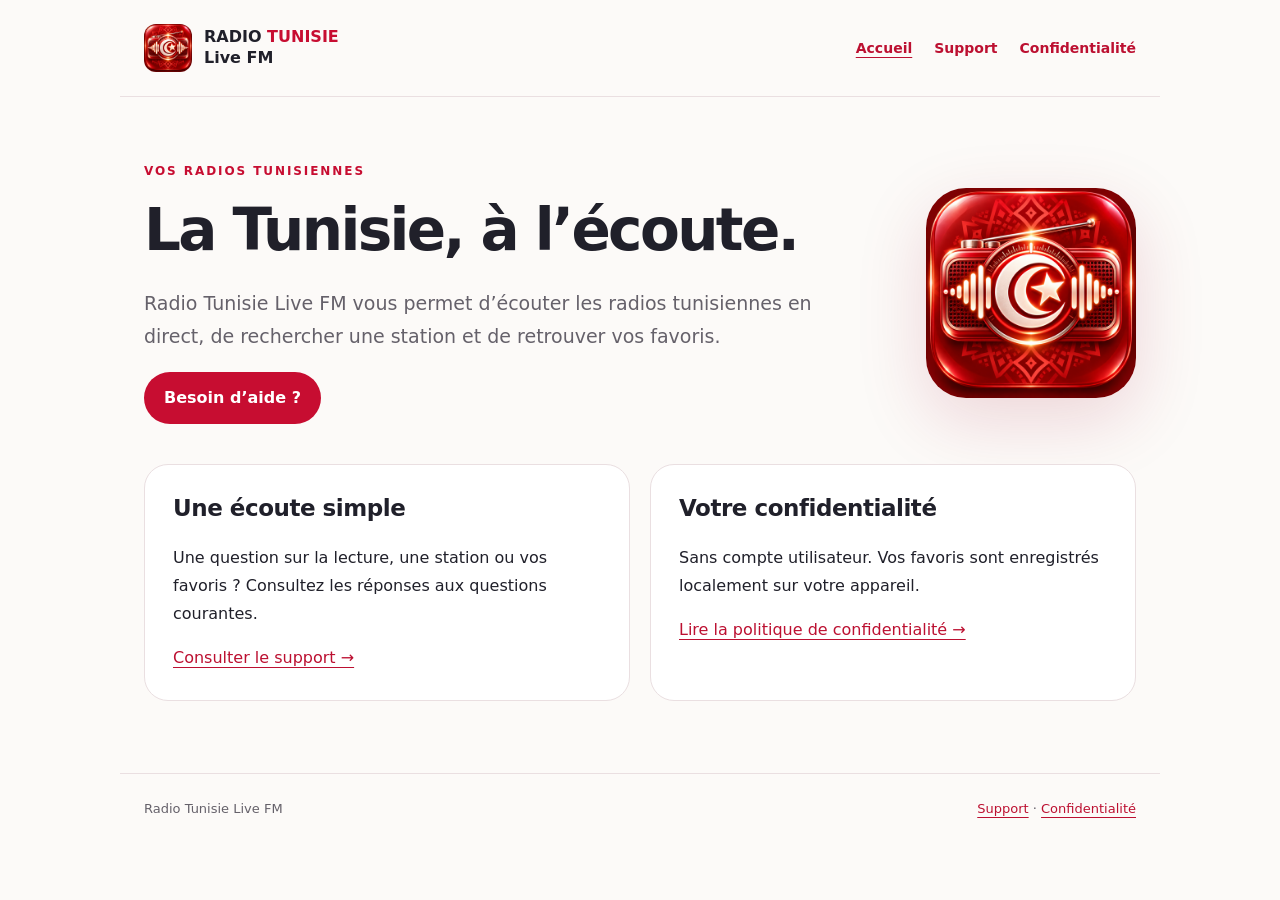
<file: index.html>
<!doctype html>
<html lang="fr"><head><meta charset="utf-8"><meta name="viewport" content="width=device-width,initial-scale=1"><meta name="description" content="Écoutez les radios tunisiennes en direct. Retrouvez le support et la politique de confidentialité de Radio Tunisie Live FM."><title>Accueil — Radio Tunisie Live FM</title><link rel="icon" href="icon.png"><link rel="stylesheet" href="style.css"></head><body><header><a class="brand" href="index.html"><img src="icon.png" alt="" width="48" height="48"><span>RADIO <span>TUNISIE</span><br>Live FM</span></a><nav aria-label="Navigation principale"><a href="index.html" aria-current="page">Accueil</a><a href="support.html">Support</a><a href="privacy.html">Confidentialité</a></nav></header><main><section class="hero"><div><div class="eyebrow">Vos radios tunisiennes</div><h1>La Tunisie, à l’écoute.</h1><p class="lead">Radio Tunisie Live FM vous permet d’écouter les radios tunisiennes en direct, de rechercher une station et de retrouver vos favoris.</p><a class="button" href="support.html">Besoin d’aide ?</a></div><img src="icon.png" alt="Icône Radio Tunisie : poste radio rouge avec croissant et étoile" width="210" height="210"></section><section class="cards" aria-label="Informations utiles"><div class="card"><h2>Une écoute simple</h2><p>Une question sur la lecture, une station ou vos favoris ? Consultez les réponses aux questions courantes.</p><a href="support.html">Consulter le support →</a></div><div class="card"><h2>Votre confidentialité</h2><p>Sans compte utilisateur. Vos favoris sont enregistrés localement sur votre appareil.</p><a href="privacy.html">Lire la politique de confidentialité →</a></div></section></main><footer><span>Radio Tunisie Live FM</span><span><a href="support.html">Support</a> · <a href="privacy.html">Confidentialité</a></span></footer></body></html>
</file>
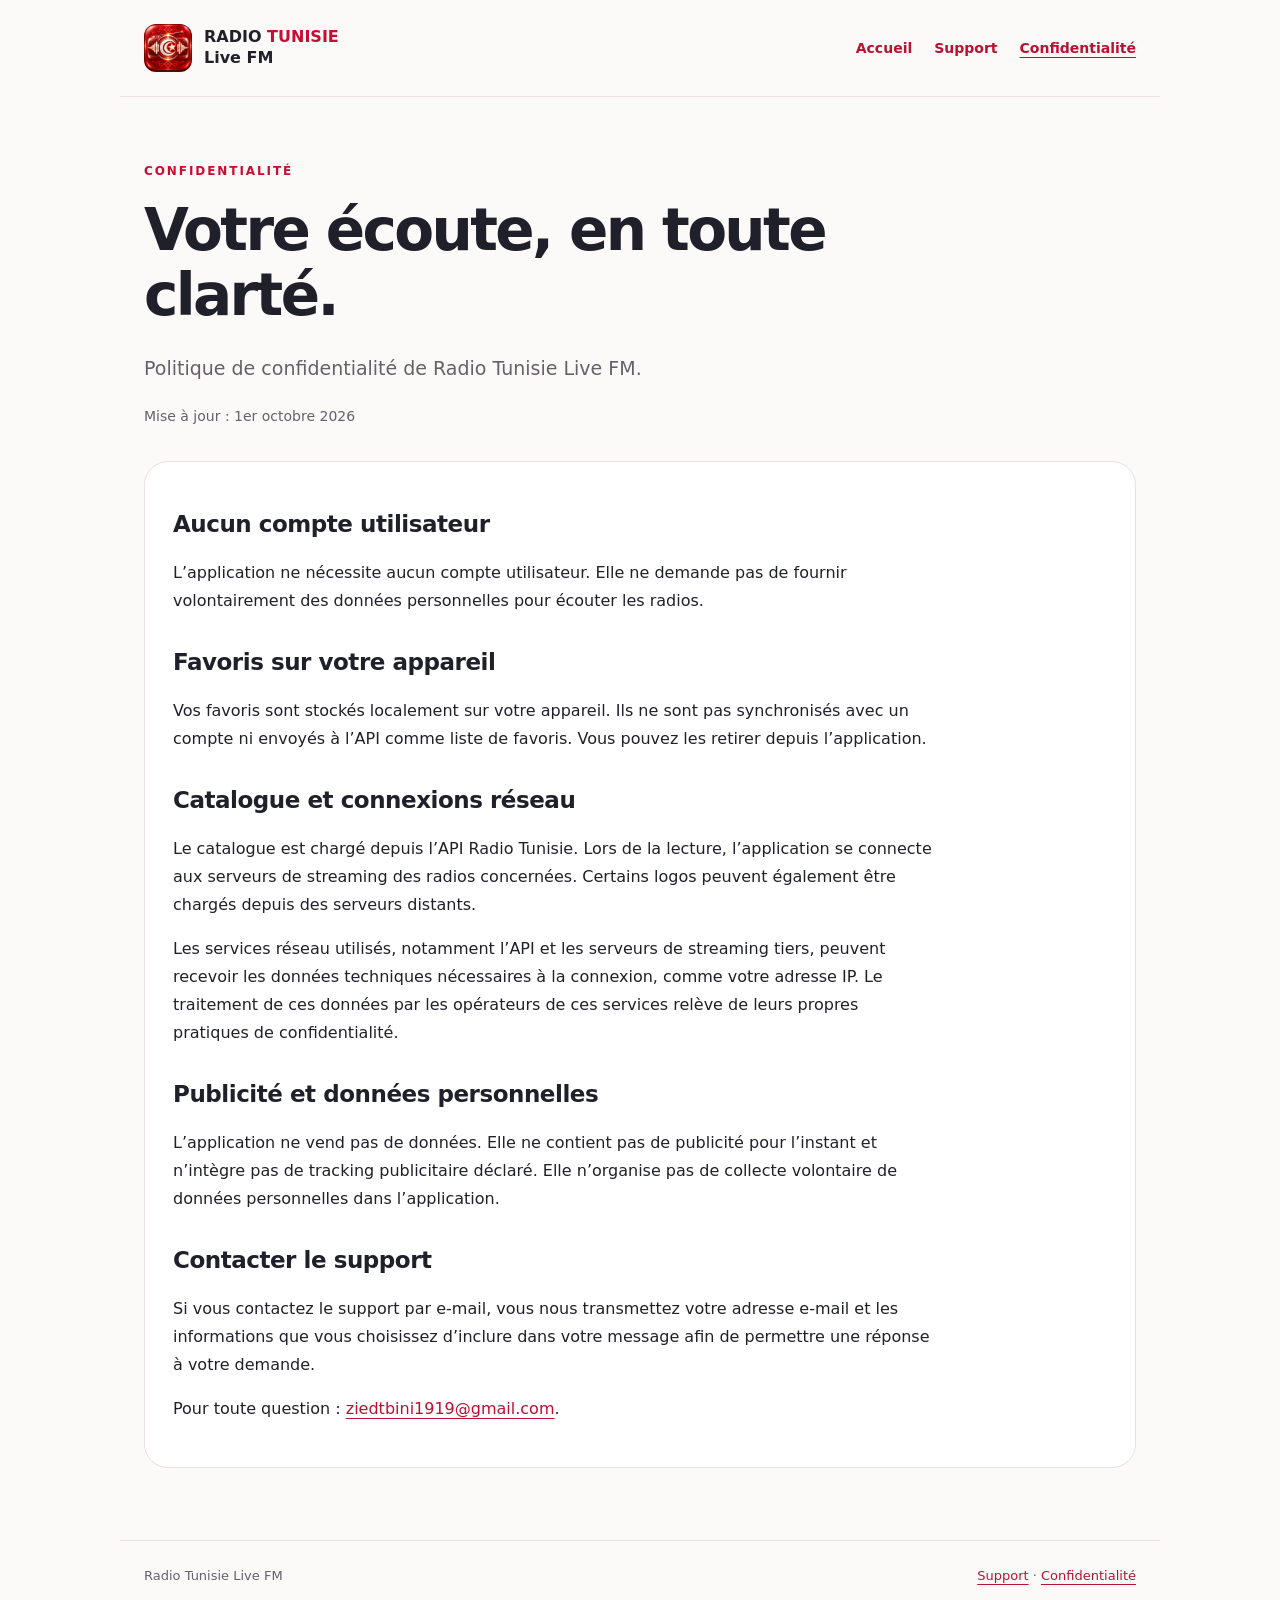
<file: privacy.html>
<!doctype html>
<html lang="fr"><head><meta charset="utf-8"><meta name="viewport" content="width=device-width,initial-scale=1"><meta name="description" content="Informations sur les favoris locaux, les connexions réseau et la confidentialité dans Radio Tunisie Live FM."><title>Politique de confidentialité — Radio Tunisie Live FM</title><link rel="icon" href="icon.png"><link rel="stylesheet" href="style.css"></head><body><header><a class="brand" href="index.html"><img src="icon.png" alt="" width="48" height="48"><span>RADIO <span>TUNISIE</span><br>Live FM</span></a><nav aria-label="Navigation principale"><a href="index.html">Accueil</a><a href="support.html">Support</a><a href="privacy.html" aria-current="page">Confidentialité</a></nav></header><main><div class="eyebrow">Confidentialité</div><h1>Votre écoute, en toute clarté.</h1><p class="lead">Politique de confidentialité de Radio Tunisie Live FM.</p><p class="muted">Mise à jour : 1er octobre 2026</p><article><h2>Aucun compte utilisateur</h2><p>L’application ne nécessite aucun compte utilisateur. Elle ne demande pas de fournir volontairement des données personnelles pour écouter les radios.</p><h2>Favoris sur votre appareil</h2><p>Vos favoris sont stockés localement sur votre appareil. Ils ne sont pas synchronisés avec un compte ni envoyés à l’API comme liste de favoris. Vous pouvez les retirer depuis l’application.</p><h2>Catalogue et connexions réseau</h2><p>Le catalogue est chargé depuis l’API Radio Tunisie. Lors de la lecture, l’application se connecte aux serveurs de streaming des radios concernées. Certains logos peuvent également être chargés depuis des serveurs distants.</p><p>Les services réseau utilisés, notamment l’API et les serveurs de streaming tiers, peuvent recevoir les données techniques nécessaires à la connexion, comme votre adresse IP. Le traitement de ces données par les opérateurs de ces services relève de leurs propres pratiques de confidentialité.</p><h2>Publicité et données personnelles</h2><p>L’application ne vend pas de données. Elle ne contient pas de publicité pour l’instant et n’intègre pas de tracking publicitaire déclaré. Elle n’organise pas de collecte volontaire de données personnelles dans l’application.</p><h2>Contacter le support</h2><p>Si vous contactez le support par e-mail, vous nous transmettez votre adresse e-mail et les informations que vous choisissez d’inclure dans votre message afin de permettre une réponse à votre demande.</p><p>Pour toute question : <a href="mailto:ziedtbini1919@gmail.com">ziedtbini1919@gmail.com</a>.</p></article></main><footer><span>Radio Tunisie Live FM</span><span><a href="support.html">Support</a> · <a href="privacy.html">Confidentialité</a></span></footer></body></html>
</file>
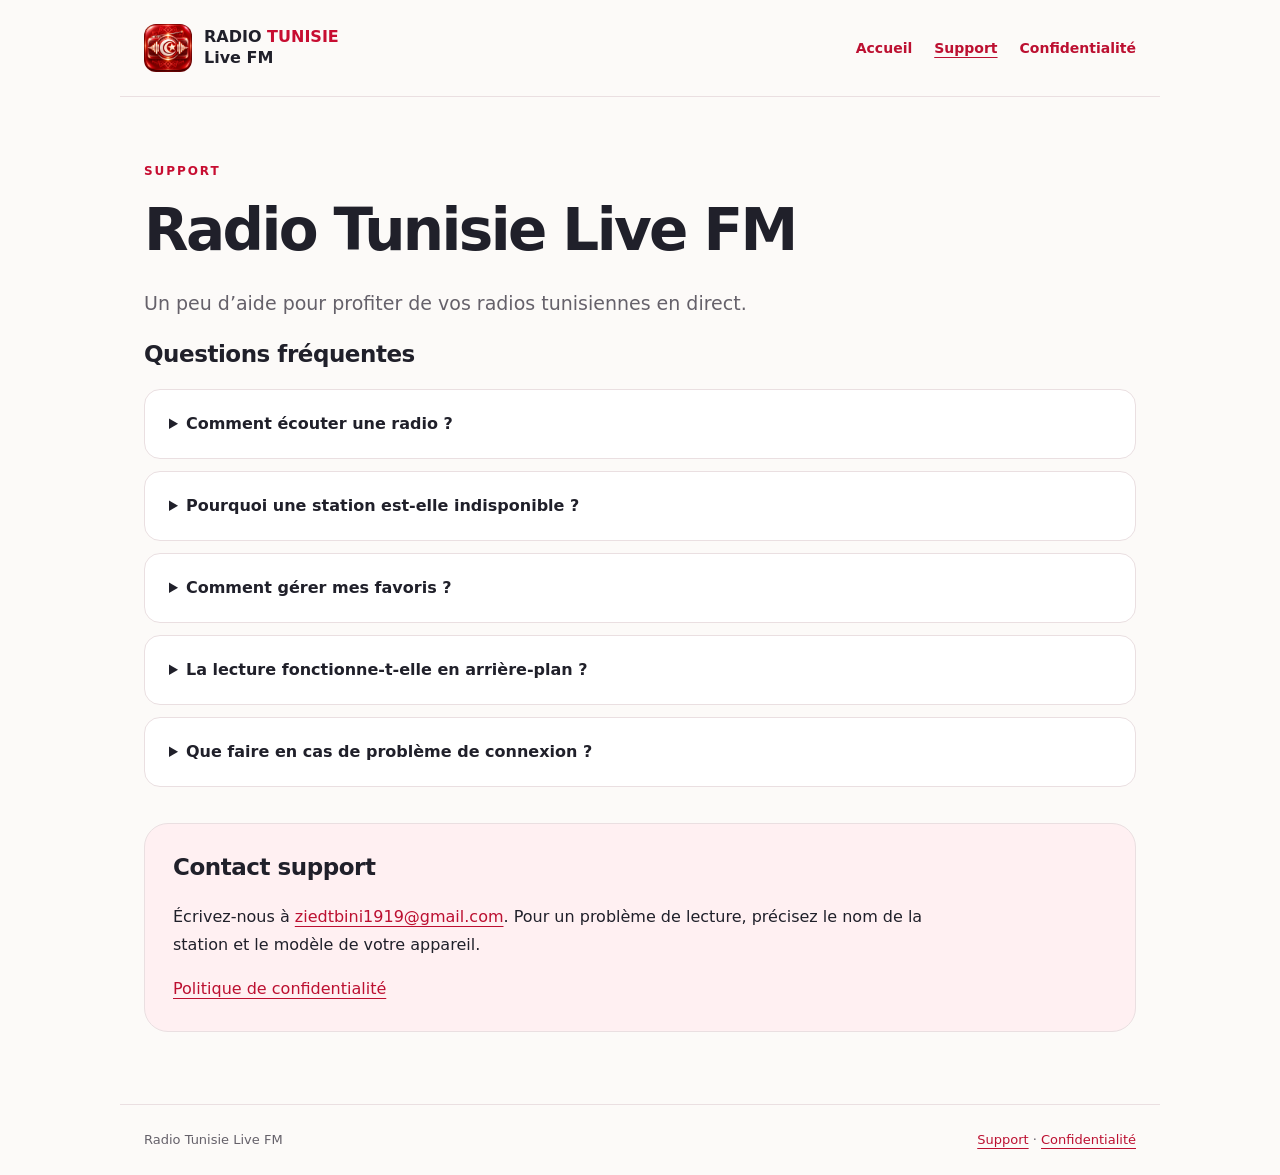
<file: support.html>
<!doctype html>
<html lang="fr"><head><meta charset="utf-8"><meta name="viewport" content="width=device-width,initial-scale=1"><meta name="description" content="Aide et contact pour Radio Tunisie Live FM : lecture, stations indisponibles, favoris et connexion."><title>Support — Radio Tunisie Live FM</title><link rel="icon" href="icon.png"><link rel="stylesheet" href="style.css"></head><body><header><a class="brand" href="index.html"><img src="icon.png" alt="" width="48" height="48"><span>RADIO <span>TUNISIE</span><br>Live FM</span></a><nav aria-label="Navigation principale"><a href="index.html">Accueil</a><a href="support.html" aria-current="page">Support</a><a href="privacy.html">Confidentialité</a></nav></header><main><div class="eyebrow">Support</div><h1>Radio Tunisie Live FM</h1><p class="lead">Un peu d’aide pour profiter de vos radios tunisiennes en direct.</p><section aria-labelledby="faq"><h2 id="faq">Questions fréquentes</h2><details><summary>Comment écouter une radio ?</summary><p>Recherchez une station ou choisissez-la dans le catalogue, puis touchez le bouton de lecture. Une connexion Internet est nécessaire. Vous pouvez mettre la lecture en pause depuis le lecteur.</p></details><details><summary>Pourquoi une station est-elle indisponible ?</summary><p>Un flux peut être temporairement interrompu ou inaccessible. Les stations indisponibles ne sont pas proposées dans le catalogue de découverte. Une station déjà favorite peut rester visible avec la mention « Indisponible » et la lecture désactivée. Réessayez plus tard ou choisissez une autre radio.</p></details><details><summary>Comment gérer mes favoris ?</summary><p>Touchez le cœur d’une station pour l’ajouter à vos favoris ou la retirer. Retrouvez votre sélection dans l’écran Favoris. Elle est stockée sur votre appareil, sans compte ni synchronisation entre appareils.</p></details><details><summary>La lecture fonctionne-t-elle en arrière-plan ?</summary><p>L’app prend en charge la lecture en arrière-plan et les commandes audio du système. Lancez une radio avant de verrouiller l’écran. Si la lecture s’arrête, vérifiez la connexion Internet et les restrictions de batterie de votre appareil.</p></details><details><summary>Que faire en cas de problème de connexion ?</summary><p>Vérifiez votre accès Wi-Fi ou mobile, puis réessayez. Vous pouvez tester une autre station pour savoir si le problème concerne un seul flux. Si le problème persiste, contactez le support en indiquant la station, votre appareil et la version de l’app.</p></details></section><section class="contact"><h2>Contact support</h2><p>Écrivez-nous à <a href="mailto:ziedtbini1919@gmail.com">ziedtbini1919@gmail.com</a>. Pour un problème de lecture, précisez le nom de la station et le modèle de votre appareil.</p><a href="privacy.html">Politique de confidentialité</a></section></main><footer><span>Radio Tunisie Live FM</span><span><a href="support.html">Support</a> · <a href="privacy.html">Confidentialité</a></span></footer></body></html>
</file>
<file: style.css>
*{box-sizing:border-box}html{color-scheme:light}body{margin:0;background:#fcfaf8;color:#20202a;font:16px/1.75 system-ui,-apple-system,BlinkMacSystemFont,"Segoe UI",sans-serif}a{color:#bc1031;text-underline-offset:4px}a:focus-visible,summary:focus-visible{outline:3px solid #d41035;outline-offset:5px}header,main,footer{max-width:1040px;margin:auto;padding:24px}header{display:flex;align-items:center;justify-content:space-between;gap:24px;border-bottom:1px solid #eadfe1}.brand{display:flex;align-items:center;gap:12px;color:#20202a;font-weight:800;text-decoration:none;line-height:1.3}.brand img{width:48px;height:48px;border-radius:12px}.brand span span{color:#c70d31}nav{display:flex;gap:22px;flex-wrap:wrap}nav a{font-size:14px;text-decoration:none;font-weight:600}nav a[aria-current=page]{text-decoration:underline}main{padding-top:64px;padding-bottom:72px;min-height:70vh}.eyebrow{text-transform:uppercase;letter-spacing:.16em;font-size:12px;font-weight:800;color:#c70d31}h1{font-size:clamp(32px,6vw,58px);letter-spacing:-.045em;line-height:1.12;margin:16px 0 24px;max-width:780px}h2{font-size:23px;line-height:1.35;letter-spacing:-.02em}p{max-width:760px}.lead{font-size:19px;color:#65616a;max-width:680px}.hero{display:grid;grid-template-columns:1fr 210px;gap:40px;align-items:center}.hero img{width:100%;border-radius:40px;box-shadow:0 22px 70px #9d103127}.cards{display:grid;grid-template-columns:1fr 1fr;gap:20px;margin-top:40px}.card,.contact,article{background:white;border:1px solid #eadfe1;border-radius:24px;padding:28px}.card h2{margin-top:0}.button{display:inline-block;background:#c70d31;color:white;padding:12px 20px;border-radius:100px;text-decoration:none;font-weight:700}.contact{margin-top:36px;background:#fff0f2}.contact h2{margin-top:0}.contact a{overflow-wrap:anywhere}details{background:white;border:1px solid #eadfe1;border-radius:16px;margin:12px 0;padding:20px 24px}summary{cursor:pointer;font-weight:700}details p{margin-bottom:0;color:#65616a}article{margin-top:32px}article h2:not(:first-child){margin-top:32px}footer{display:flex;justify-content:space-between;gap:16px;flex-wrap:wrap;border-top:1px solid #eadfe1;font-size:13px;color:#65616a}.muted{color:#65616a;font-size:14px}@media(max-width:640px){header{align-items:flex-start;flex-direction:column;gap:18px}header,main,footer{padding-left:20px;padding-right:20px}main{padding-top:36px}.hero{grid-template-columns:1fr;gap:24px}.hero img{width:120px;grid-row:1;border-radius:24px}.cards{grid-template-columns:1fr}.card,.contact,article{padding:22px}nav{gap:20px}}
</file>
